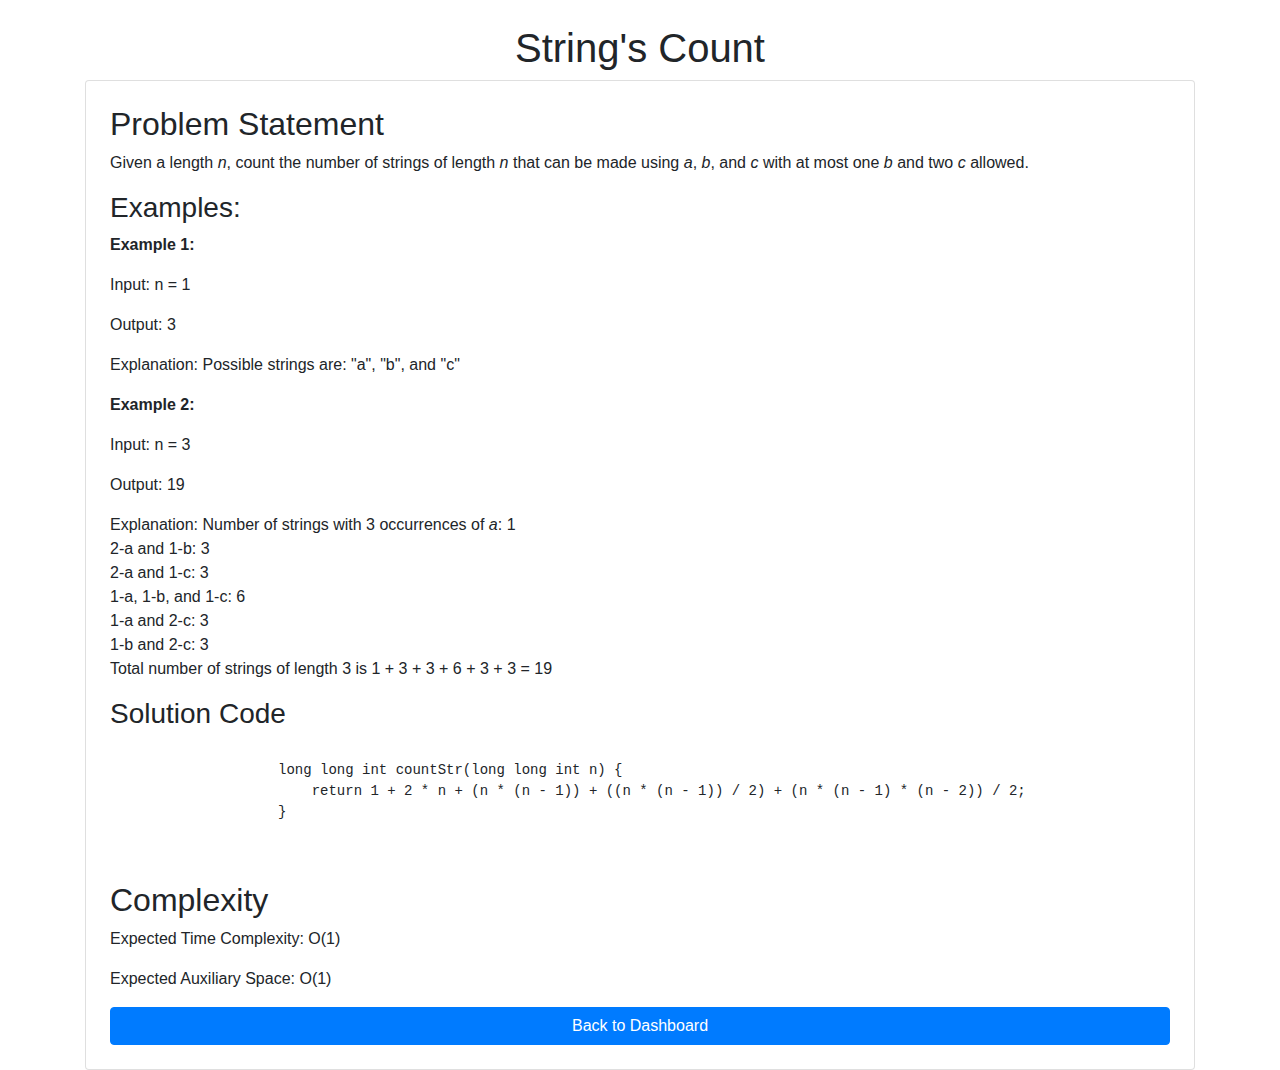
<file: string_count_abcc.html>
<!DOCTYPE html>
<html>
<head>
    <title>String's Count</title>
    <!-- Bootstrap CSS -->
    <link href="https://stackpath.bootstrapcdn.com/bootstrap/4.5.2/css/bootstrap.min.css" rel="stylesheet">
</head>
<body>
    <div class="container mt-4">
        <h1 class="text-center">String's Count</h1>
        
        <div class="card p-4">
            <h2>Problem Statement</h2>
            <p>Given a length <i>n</i>, count the number of strings of length <i>n</i> that can be made using <i>a</i>, <i>b</i>, and <i>c</i> with at most one <i>b</i> and two <i>c</i> allowed.</p>
            
            <h3>Examples:</h3>
            
            <p><strong>Example 1:</strong></p>
            <p>Input: n = 1</p>
            <p>Output: 3</p>
            <p>Explanation: Possible strings are: "a", "b", and "c"</p>
            
            <p><strong>Example 2:</strong></p>
            <p>Input: n = 3</p>
            <p>Output: 19</p>
            <p>Explanation: Number of strings with 3 occurrences of <i>a</i>: 1<br>
               2-a and 1-b: 3<br>
               2-a and 1-c: 3<br>
               1-a, 1-b, and 1-c: 6<br>
               1-a and 2-c: 3<br>
               1-b and 2-c: 3<br>
               Total number of strings of length 3 is 1 + 3 + 3 + 6 + 3 + 3 = 19</p>
            
            <h3>Solution Code</h3>
            <pre>
                <code>
                    long long int countStr(long long int n) {
                        return 1 + 2 * n + (n * (n - 1)) + ((n * (n - 1)) / 2) + (n * (n - 1) * (n - 2)) / 2;
                    }
                </code>
            </pre>
            
            <!-- Complexity Section -->
            <h2>Complexity</h2>
            <p>Expected Time Complexity: O(1)</p>
            <p>Expected Auxiliary Space: O(1)</p>
            
            <!-- Back Button -->
            <a href="index.html" class="btn btn-primary btn-back">Back to Dashboard</a>
        </div>
    </div>
</body>
</html>
</file>
